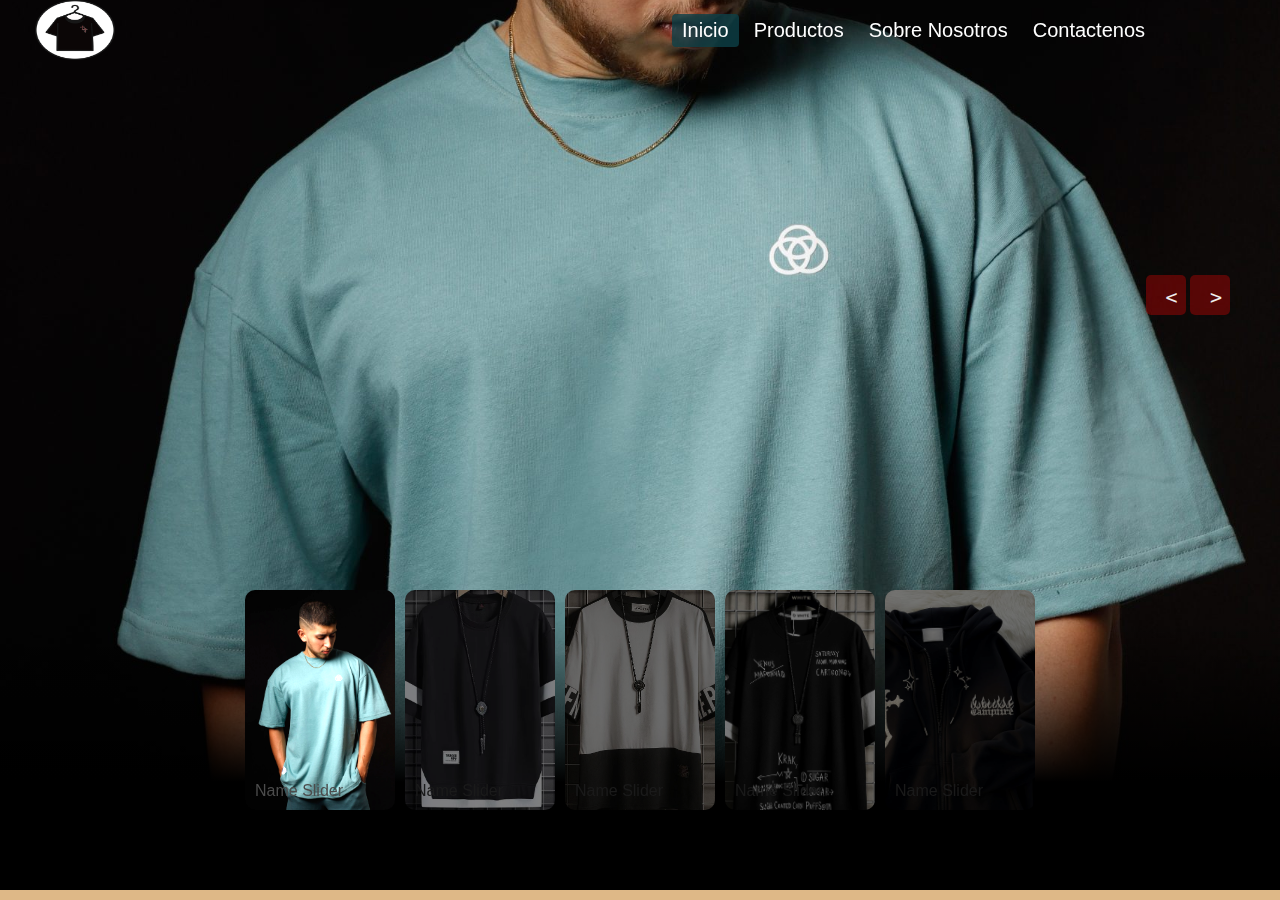
<file: index.html>
<!DOCTYPE html>
<html lang="en">
<head>
    <meta charset="UTF-8">
    <meta name="viewport" content="width=device-width, initial-scale=1.0">
    <title>Archive Clothez</title>
    <link rel="stylesheet" href="css/style.css">
</head>
<body>
    
    <!-- Barra de navegación -->
     <header class="navbar">
        <a href="index.html" class="logo">
            <img src="logo/logotipo.png" alt="">
        </a> 
        <nav>
            <a href="#" class="active">Inicio</a>
            <a href="catálogo.html">Productos</a>
            <a href="carrito.html">Sobre Nosotros</a>
            <a href="contacto.html">Contactenos</a>
        </nav>
    </header>
    <div class="slider">
        <!-- list Items -->
        <div class="list">
            <div class="item active">
                <img src="imagenes/1.jpg">
                <div class="content">
                    <p>design</p>
                    <h2>Slider 01</h2>
                    <p>
                        Lorem ipsum dolor sit amet consectetur adipisicing elit. Labore, neque?
                        Lorem ipsum dolor sit amet consectetur adipisicing elit. Ipsum, ex.
                    </p>
                </div>
            </div>
            <div class="item">
                <img src="imagenes/2.jpg">
                <div class="content">
                    <p>design</p>
                    <h2>Slider 02</h2>
                    <p>
                        Lorem ipsum dolor sit amet consectetur adipisicing elit. Labore, neque?
                        Lorem ipsum dolor sit amet consectetur adipisicing elit. Ipsum, ex.
                    </p>
                </div>
            </div>
            <div class="item">
                <img src="imagenes/3.jpg">
                <div class="content">
                    <p>design</p>
                    <h2>Slider 03</h2>
                    <p>
                        Lorem ipsum dolor sit amet consectetur adipisicing elit. Labore, neque?
                        Lorem ipsum dolor sit amet consectetur adipisicing elit. Ipsum, ex.
                    </p>
                </div>
            </div>
            <div class="item">
                <img src="imagenes/4.jpg">
                <div class="content">
                    <p>design</p>
                    <h2>Slider 04</h2>
                    <p>
                        Lorem ipsum dolor sit amet consectetur adipisicing elit. Labore, neque?
                        Lorem ipsum dolor sit amet consectetur adipisicing elit. Ipsum, ex.
                    </p>
                </div>
            </div>
            <div class="item">
                <img src="imagenes/55.jpg">
                <div class="content">
                    <p>design</p>
                    <h2>Slider 05</h2>
                    <p>
                        Lorem ipsum dolor sit amet consectetur adipisicing elit. Labore, neque?
                        Lorem ipsum dolor sit amet consectetur adipisicing elit. Ipsum, ex.
                    </p>
                </div>
            </div>
        </div>
        <!-- button arrows -->
        <div class="arrows">
            <button id="prev"><</button>
            <button id="next">></button>
        </div>
        <!-- thumbnail -->
        <div class="thumbnail">
            <div class="item active">
                <img src="imagenes/1.jpg">
                <div class="content">
                    Name Slider
                </div>
            </div>
            <div class="item">
                <img src="imagenes/2.jpg">
                <div class="content">
                    Name Slider
                </div>
            </div>
             <div class="item">
                <img src="imagenes/3.jpg">
                <div class="content">
                    Name Slider
                </div>
            </div>
            <div class="item">
                <img src="imagenes/4.jpg">
                <div class="content">
                    Name Slider
                </div>
            </div>
            <div class="item">
                <img src="imagenes/55.jpg">
                <div class="content">
                    Name Slider
                </div>
            </div>
        </div>
    </div>
    <script src="js/app.js"></script>
</body>
</html>
</file>
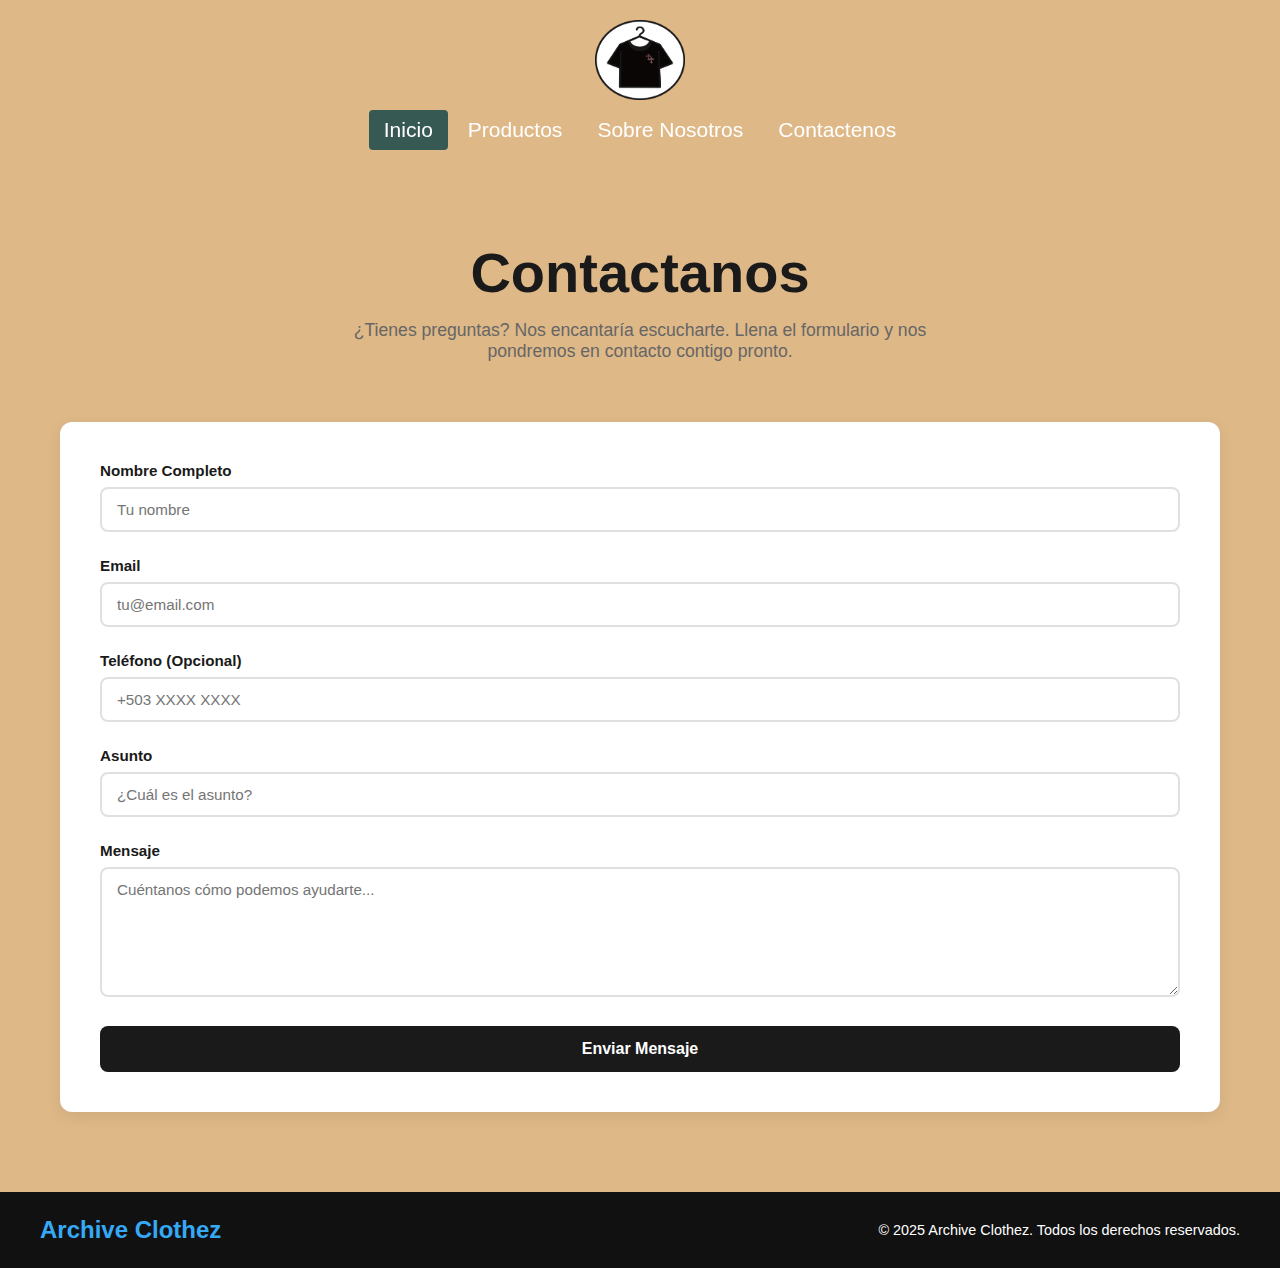
<file: contacto.html>
<!DOCTYPE html>
<html lang="es">
<head>
    <meta charset="UTF-8">
    <meta name="viewport" content="width=device-width, initial-scale=1.0">
    <title>Contactanos</title>
    <link rel="stylesheet" href="css/style4.css">
</head>
<body>

    <header class="navbar">
        <a href="index.html" class="logo">
            <img src="logo/logotipo.png" alt="">
        </a> 
        <nav>
            <a href="#" class="active">Inicio</a>
            <a href="productos.html">Productos</a>
            <a href="nosotros.html">Sobre Nosotros</a>
            <a href="contacto.html">Contactenos</a>
        </nav>
    </header>

    <section class="contact-section">
        <div class="contact-header">
            <h1>Contactanos</h1>
            <p>¿Tienes preguntas? Nos encantaría escucharte. Llena el formulario y nos pondremos en contacto contigo pronto.</p>
        </div>

            <div>
                <div class="success-message" id="successMessage">
                    ✓ ¡Mensaje enviado correctamente! Nos pondremos en contacto pronto.
                </div>
                <form class="contact-form" id="contactForm">
                    <div class="form-group">
                        <label for="nombre">Nombre Completo</label>
                        <input type="text" id="nombre" name="nombre" placeholder="Tu nombre" required>
                    </div>

                    <div class="form-group">
                        <label for="email">Email</label>
                        <input type="email" id="email" name="email" placeholder="tu@email.com" required>
                    </div>

                    <div class="form-group">
                        <label for="telefono">Teléfono (Opcional)</label>
                        <input type="tel" id="telefono" name="telefono" placeholder="+503 XXXX XXXX">
                    </div>

                    <div class="form-group">
                        <label for="asunto">Asunto</label>
                        <input type="text" id="asunto" name="asunto" placeholder="¿Cuál es el asunto?" required>
                    </div>

                    <div class="form-group">
                        <label for="mensaje">Mensaje</label>
                        <textarea id="mensaje" name="mensaje" placeholder="Cuéntanos cómo podemos ayudarte..." rows="6" required></textarea>
                    </div>

                    <button type="submit" class="submit-btn">Enviar Mensaje</button>
                </form>
            </div>
        </div>
    </section>

    <footer class="footer">
      <div class="footer-container">
        <h2 class="footer-title">Archive Clothez</h2>
        <p class="footer-text">&copy; 2025 Archive Clothez. Todos los derechos reservados.</p>
      </div>
    </footer>

    <script src="js/java5.js"></script>
</body>
</html>
</file>
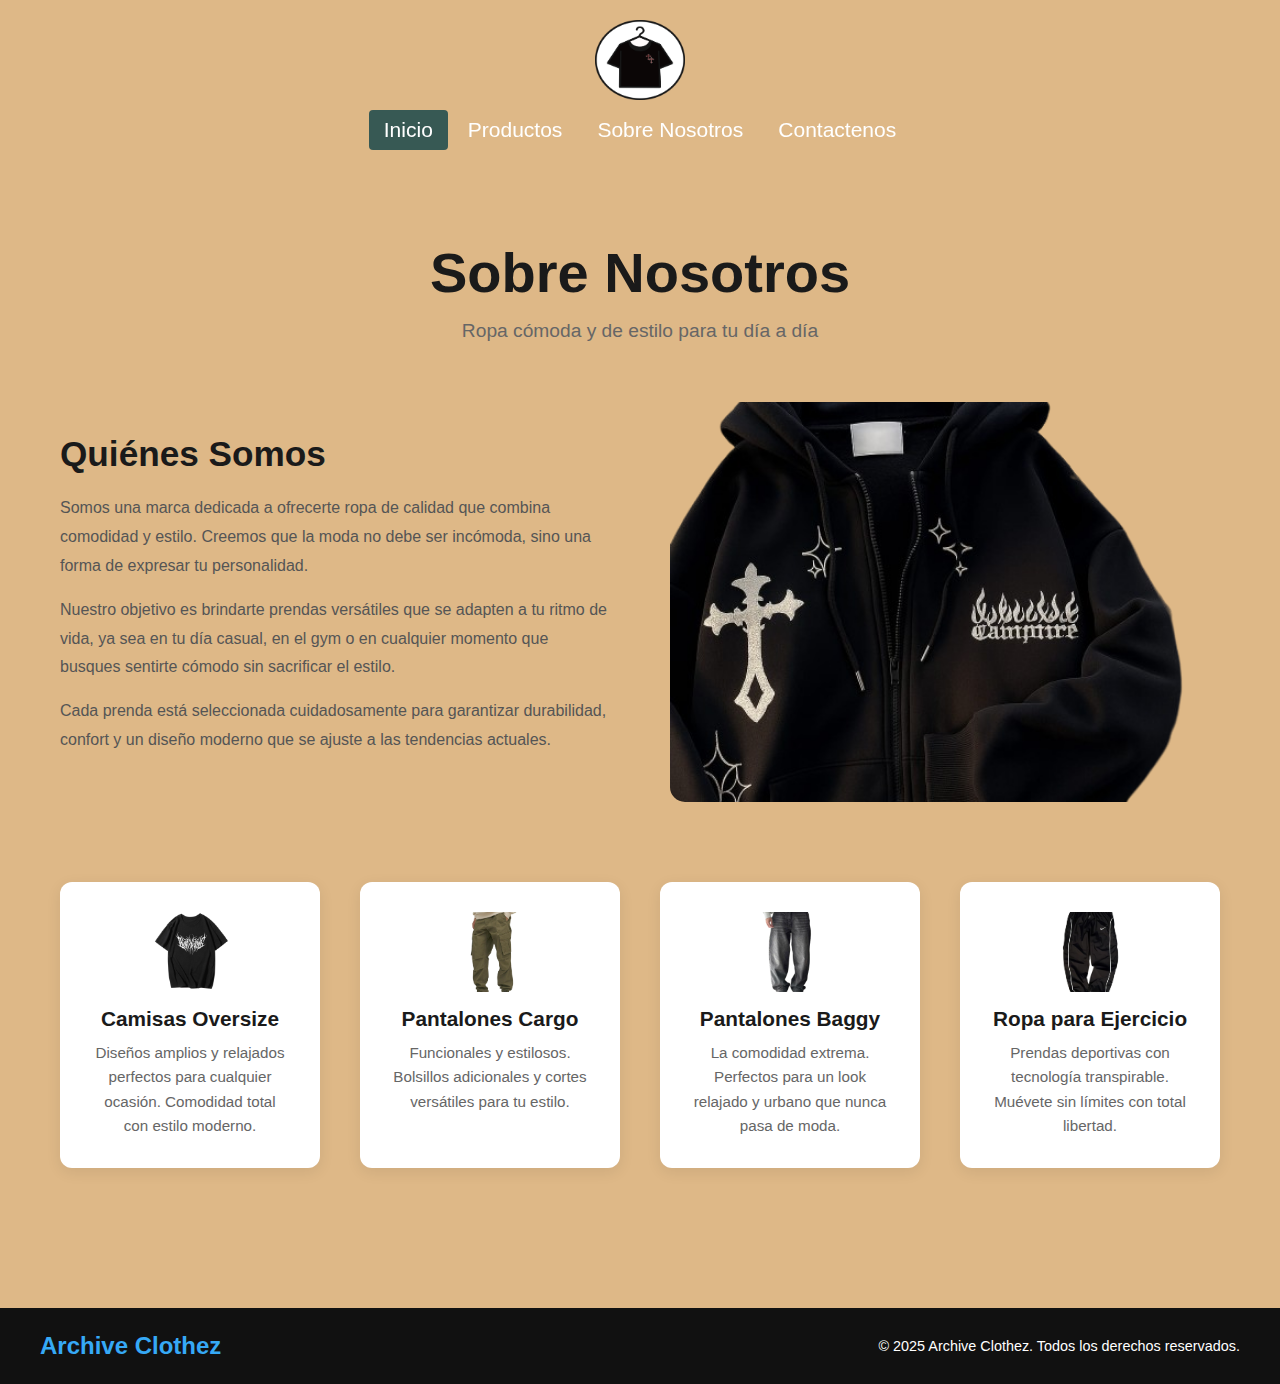
<file: nosotros.html>
<!DOCTYPE html>
<html lang="es">
<head>
    <meta charset="UTF-8">
    <meta name="viewport" content="width=device-width, initial-scale=1.0">
    <title>Sobre Nosotros</title>
    <link rel="stylesheet" href="css/style3.css">
</head>
<body>

    <header class="navbar">
        <a href="index.html" class="logo">
            <img src="logo/logotipo.png" alt="">
        </a> 
        <nav>
            <a href="index.html" class="active">Inicio</a>
            <a href="productos.html">Productos</a>
            <a href="nosotros.html">Sobre Nosotros</a>
            <a href="contacto.html">Contactenos</a>
        </nav>
    </header>


    <section class="about-section">
        <div class="about-header">
            <h1>Sobre Nosotros</h1>
            <p>Ropa cómoda y de estilo para tu día a día</p>
        </div>

        <div class="about-content">
            <div class="about-text">
                <h2>Quiénes Somos</h2>
                <p>
                    Somos una marca dedicada a ofrecerte ropa de calidad que combina comodidad y estilo. Creemos que la moda no debe ser incómoda, sino una forma de expresar tu personalidad.
                </p>
                <p>
                    Nuestro objetivo es brindarte prendas versátiles que se adapten a tu ritmo de vida, ya sea en tu día casual, en el gym o en cualquier momento que busques sentirte cómodo sin sacrificar el estilo.
                </p>
                <p>
                    Cada prenda está seleccionada cuidadosamente para garantizar durabilidad, confort y un diseño moderno que se ajuste a las tendencias actuales.
                </p>
            </div>
            <img src="imagenes/19.png" alt="Sobre nosotros" class="about-image">
        </div>

        <div class="products-grid">
            <div class="product-card">
                <img src="imagenes/7.png" alt="Camisas Oversize" class="product-icon">
                <h3>Camisas Oversize</h3>
                <p>Diseños amplios y relajados perfectos para cualquier ocasión. Comodidad total con estilo moderno.</p>
            </div>
            <div class="product-card">
                <img src="imagenes/11.png" alt="Pantalones Cargo" class="product-icon">
                <h3>Pantalones Cargo</h3>
                <p>Funcionales y estilosos. Bolsillos adicionales y cortes versátiles para tu estilo.</p>
            </div>
            <div class="product-card">
                <img src="imagenes/14.png" alt="Pantalones Baggy" class="product-icon">
                <h3>Pantalones Baggy</h3>
                <p>La comodidad extrema. Perfectos para un look relajado y urbano que nunca pasa de moda.</p>
            </div>
            <div class="product-card">
                <img src="imagenes/22.png" alt="Ropa para Ejercicio" class="product-icon">
                <h3>Ropa para Ejercicio</h3>
                <p>Prendas deportivas con tecnología transpirable. Muévete sin límites con total libertad.</p>
            </div>
        </div>
    </section>

    <footer class="footer">
      <div class="footer-container">
        <h2 class="footer-title">Archive Clothez</h2>
        <p class="footer-text">&copy; 2025 Archive Clothez. Todos los derechos reservados.</p>
      </div>
    </footer>
    
</body>
</html>
</file>
<file: css/style.css>
/* Estilos generales */
body {
  margin: 0;
  font-family: 'Segoe UI', Tahoma, Geneva, Verdana, sans-serif;
  overflow-x: hidden;
}

.slider{
    height: 100vh;
    margin-top: -10px;
    position: relative;
}
.slider .list .item{
    position: absolute;
    inset: 0 0 0 0;
    overflow: hidden;
    opacity: 0;
    transition: .5s;
}
.slider .list .item img{
    width: 100%;
    height: 100%;
    object-fit: cover;
}
.slider .list .item::after{
    content: '';
    width: 100%;
    height: 30%;
    position: absolute;
    left: 0;
    bottom: 0;
    background-image: linear-gradient(
        to top, #000 40%, transparent
    );
}
.slider .list .item .content{
    position: absolute;
    left: 10%;
    top: 20%;
    width: 500px;
    max-width: 80%;
    z-index: 1;
}
.slider .list .item .content p:nth-child(1){
    text-transform: uppercase;
    letter-spacing: 10px;
}
.slider .list .item .content h2{
    font-size: 100px;
    margin: 0;
}
.slider .list .item.active{
    opacity: 1;
    z-index: 10;
}
@keyframes showContent {
    to{
        transform: translateY(0);
        filter: blur(0);
        opacity: 1;
    }
}
.slider .list .item.active p:nth-child(1),
.slider .list .item.active h2,
.slider .list .item.active p:nth-child(3){
    transform: translateY(30px);
    filter: blur(20px);
    opacity: 0;
    animation: showContent .5s .7s ease-in-out 1 forwards;
}
.slider .list .item.active h2{
    animation-delay: 1s;
}
.slider .list .item.active p:nth-child(3){
    animation-duration: 1.3s;
}
.arrows{
    position: absolute;
    top: 30%;
    right: 50px;
    z-index: 100;
}
.arrows button{
    background-color: rgba(236, 3, 3, 0.333);
    border: none;
    font-family: monospace;
    width: 40px;
    height: 40px;
    border-radius: 5px;
    font-size: x-large;
    color: #eee;
    transition: .5s;
}
.arrows button:hover{
    background-color: #eee;
    color: #000;
} 
.thumbnail{
    position: absolute;
    bottom: 50px;
    z-index: 11;
    display: flex;
    gap: 10px;
    width: 100%;
    height: 250px;
    padding: 0 50px;
    box-sizing: border-box;
    overflow: auto;
    justify-content: center;
}
.thumbnail::-webkit-scrollbar{
    width: 0;
}
.thumbnail .item{
    width: 150px;
    height: 220px;
    filter: brightness(.5);
    transition: .5s;
    flex-shrink: 0;
}
.thumbnail .item img{
    width: 100%;
    height: 100%;
    object-fit: cover;
    border-radius: 10px;
}
.thumbnail .item.active{
    filter: brightness(1.5);
}
.thumbnail .item .content{
    position: absolute;
    inset: auto 10px 10px 10px;
}
@media screen and (max-width: 678px) {
    .thumbnail{
        justify-content: start;
    }
    .slider .list .item .content h2{
        font-size: 60px;
    }
    .arrows{
        top: 10%;
    }
}


body{
    font-family: Poppins;
    margin: 0;
    background-color: #010101;
    color: #eee;
}  

a{
  text-decoration: none;
} 

/* Estilo para el header */
header {
  width: 100%;
  max-width: 1140px;
  margin: auto;
  height: 60px;
  display: flex;
  align-items: center;
  justify-content: space-between; /* separa logo y menú */
  position: fixed;
  top: 0;
  z-index: 1000;
  background-color: transparent;
  padding: 0 20px;
}

/* Estilo para el nav */
header nav {
  display: flex;
  flex-direction: row;
  align-items: center;
  flex-wrap: nowrap;
}

/* Estilo para los enlaces */
header nav a {
  color: white;
  margin-right: 5px;
  padding: 5px 10px;
  font-family: "Poppins", sans-serif;
  font-size: 20px;
  transition: 0.2s;
  white-space: nowrap;
  text-decoration: none;
}

header nav a.active,
header nav a:hover {
  background: #0d4048cb;
  border-radius: 4px;
}

.logo img {
  height: 60px;
  width: 80px;
  display: block;
  margin: 15px;
}


@media screen and (max-width: 1024px) {
  .slider .list .item .content {
    left: 5%;
    top: 15%;
    width: 90%;
  }

  .slider .list .item .content h2 {
    font-size: 80px;
  }

  .arrows {
    right: 20px;
  }

  .thumbnail {
    height: 200px;
    padding: 0 20px;
  }

  .thumbnail .item {
    width: 120px;
    height: 180px;
  }
}

@media screen and (max-width: 768px) {
  header {
    flex-direction: column;
    height: auto;
    padding: 10px;
  }

  header nav {
    flex-wrap: wrap;
    justify-content: center;
  }

  header nav a {
    font-size: 16px;
    margin: 5px;
  }

  .slider .list .item .content h2 {
    font-size: 50px;
  }

  .slider .list .item .content {
    top: 10%;
    left: 5%;
    width: 90%;
  }

  .arrows {
    top: 5%;
    right: 10px;
  }

  .thumbnail {
    height: 180px;
    padding: 0 10px;
    gap: 5px;
  }

  .thumbnail .item {
    width: 100px;
    height: 150px;
  }
}

@media screen and (max-width: 480px) {
  .slider .list .item .content h2 {
    font-size: 40px;
  }

  .slider .list .item .content p:nth-child(1),
  .slider .list .item .content p:nth-child(3) {
    font-size: 14px;
  }

  .arrows button {
    width: 30px;
    height: 30px;
    font-size: medium;
  }

  .thumbnail {
    height: 150px;
  }

  .thumbnail .item {
    width: 80px;
    height: 120px;
  }

  .logo img {
    height: 40px;
    width: 60px;
    margin: 10px;
  }
}



body {
  margin: 0;
  font-family: 'Poppins', sans-serif;
  background-color: burlywood;
  color: #333;
}

.title {
  text-align: center;
  margin: 20px;
}

.card-container {
  display: flex;
  flex-wrap: wrap;
  justify-content: center;
  gap: 20px;
  padding: 20px;
}

.card {
  width: 250px;
  height: 450px;
  background-color: white;
  border-radius: 10px;
  overflow: hidden;
  box-shadow: 0 4px 8px rgba(0,0,0,0.1);
  cursor: pointer;
  transition: transform 0.3s ease;
  display: flex;
  flex-direction: column;
  justify-content: space-between;
}

.card:hover {
  transform: scale(1.05);
}

.card img {
  width: 100%;
  height: 60%;
  object-fit: cover;
}

.card-content {
  padding: 10px;
  text-align: center;
}

.modal {
  display: none;
  position: fixed;
  z-index: 1000;
  left: 0; top: 0;
  width: 100%; height: 100%;
  background-color: rgba(0,0,0,0.6);
  justify-content: center;
  align-items: center;
}

.modal-content {
  background-color: white;
  padding: 20px;
  border-radius: 10px;
  width: 90%;
  max-width: 500px;
  position: relative;
  animation: fadeIn 0.5s ease;
}

.modal-content img {
  width: 100%;
  max-height: 450px;
  object-fit: cover;
  border-radius: 10px;
  margin-bottom: 15px;
}


.close {
  position: absolute;
  top: 10px; right: 15px;
  font-size: 24px;
  cursor: pointer;
}

button {
  margin-top: 15px;
  padding: 10px 20px;
  background-color: #180c37;
  border: none;
  color: white;
  border-radius: 5px;
  cursor: pointer;
}

button:hover {
  background-color: #373790;
}

@keyframes fadeIn {
  from { opacity: 0; transform: scale(0.9); }
  to { opacity: 1; transform: scale(1); }
}

@media screen and (max-width: 600px) {
  .card {
    width: 90%;
    height: auto;
  }
}
.card-content button {
  margin-top: 10px;
  padding: 8px 16px;
  background-color: #0680b9;
  border: none;
  color: white;
  border-radius: 5px;
  cursor: pointer;
  font-size: 14px;
  transition: background-color 0.3s ease;
}

.card-content button:hover {
  background-color: #0c3f55;
}
</file>
<file: css/style4.css>
* {
    margin: 0;
    padding: 0;
    box-sizing: border-box;
} 

body {
    font-family: 'Segoe UI', Tahoma, Geneva, Verdana, sans-serif;
    background: burlywood;
    color: #333;
    padding-top: 160px;
}

/* ===== NAVBAR STYLES ===== */
header {
    width: 100%;
    display: flex;
    flex-direction: column;
    align-items: center;
    position: fixed;
    top: 0;
    z-index: 1000;
    background-color: transparent;
    padding: 10px 20px;
}

header nav {
    display: flex;
    flex-direction: row;
    align-items: center;
    justify-content: center;
    flex-wrap: wrap;
    gap: 5px;
}

header nav a {
    color: white;
    padding: 8px 15px;
    font-family: "Poppins", sans-serif;
    font-size: 21px;
    transition: 0.2s;
    text-decoration: none;
}

header nav a.active,
header nav a:hover {
    background: #0d4048cb;
    border-radius: 4px;
}

.logo img {
    height: 80px;
    width: 90px;
    display: block;
    margin: 10px auto;
}

/* Navbar transparente en página principal */
body.inicio {
    padding-top: 160px;
}

body.inicio header {
    background-color: transparent;
}

/* Navbar con fondo en otras páginas */
body:not(.inicio) header {
    background-color: transparent;
}

/* ===== CONTACT SECTION STYLES ===== */
.contact-section {
    max-width: 1200px;
    margin: 0 auto;
    padding: 80px 20px;
}

.contact-header {
    text-align: center;
    margin-bottom: 60px;
}

.contact-header h1 {
    font-size: 3.5rem;
    margin-bottom: 15px;
    color: #1a1a1a;
    font-weight: 700;
}

.contact-header p {
    font-size: 1.1rem;
    color: #666;
    max-width: 600px;
    margin: 0 auto;
}

.contact-container {
    display: grid;
    grid-template-columns: 1fr 1.5fr;
    gap: 60px;
}

.contact-info {
    display: flex;
    flex-direction: column;
    gap: 40px;
}

.info-item {
    background: white;
    padding: 30px;
    border-radius: 12px;
    box-shadow: 0 4px 15px rgba(0, 0, 0, 0.08);
}

.info-icon {
    font-size: 2.5rem;
    margin-bottom: 15px;
}

.info-item h3 {
    font-size: 1.3rem;
    margin-bottom: 10px;
    color: #1a1a1a;
}

.info-item p {
    font-size: 0.95rem;
    color: #666;
    line-height: 1.6;
}

.contact-form {
    background: white;
    padding: 40px;
    border-radius: 12px;
    box-shadow: 0 4px 15px rgba(0, 0, 0, 0.08);
}

.form-group {
    margin-bottom: 25px;
}

.form-group label {
    display: block;
    font-size: 0.95rem;
    font-weight: 600;
    margin-bottom: 8px;
    color: #1a1a1a;
}

.form-group input,
.form-group textarea {
    width: 100%;
    padding: 12px 15px;
    border: 2px solid #e0e0e0;
    border-radius: 8px;
    font-size: 0.95rem;
    font-family: inherit;
    transition: border-color 0.3s ease;
}

.form-group input:focus,
.form-group textarea:focus {
    outline: none;
    border-color: #333;
}

.form-group textarea {
    resize: vertical;
}

.submit-btn {
    width: 100%;
    padding: 14px;
    background: #1a1a1a;
    color: white;
    border: none;
    border-radius: 8px;
    font-size: 1rem;
    font-weight: 600;
    cursor: pointer;
    transition: background 0.3s ease, transform 0.2s ease;
}

.submit-btn:hover {
    background: #333;
    transform: translateY(-2px);
}

.submit-btn:active {
    transform: translateY(0);
}

.success-message {
    display: none;
    background: #4caf50;
    color: white;
    padding: 15px;
    border-radius: 8px;
    margin-bottom: 20px;
    text-align: center;
    animation: slideDown 0.3s ease;
}

.success-message.show {
    display: block;
}

@keyframes slideDown {
    from {
        opacity: 0;
        transform: translateY(-20px);
    }
    to {
        opacity: 1;
        transform: translateY(0);
    }
}

/* ===== FOOTER STYLES ===== */
.footer {
    background-color: #111;
    color: #ccc;
    padding: 1.5rem 1rem;
}

.footer-container {
    max-width: 1200px;
    margin: 0 auto;
    display: flex;
    flex-direction: column;
    align-items: center;
    justify-content: space-between;
    text-align: center;
}

.footer-title {
    color: #36a9f6;
    font-size: 1.5rem;
    font-weight: 600;
    margin-bottom: 0.5rem;
}

.footer-text {
    font-size: 0.9rem;
    color: #ffffff;
}

/* ===== RESPONSIVE ===== */
@media (max-width: 768px) {
    .contact-header h1 {
        font-size: 2.5rem;
    }

    .contact-container {
        grid-template-columns: 1fr;
        gap: 40px;
    }

    .contact-form {
        padding: 25px;
    }

    .contact-section {
        padding: 40px 20px;
    }

    .info-item {
        padding: 25px;
    }

    header nav a {
        font-size: 18px;
        padding: 6px 10px;
    }

    .logo img {
        height: 60px;
        width: 70px;
    }
}

@media (min-width: 768px) {
    .footer-container {
        flex-direction: row;
        text-align: left;
    }

    .footer-title {
        margin-bottom: 0;
    }
}
</file>
<file: css/style3.css>
* {
    margin: 0;
    padding: 0;
    box-sizing: border-box;
} 

body {
    background: burlywood;
    font-family: 'Segoe UI', Tahoma, Geneva, Verdana, sans-serif;
    color: #333;
    padding-top: 160px;
}

/* ===== NAVBAR STYLES ===== */
header {
    width: 100%;
    display: flex;
    flex-direction: column;
    align-items: center;
    position: fixed;
    top: 0;
    z-index: 1000;
    background-color: transparent;
    padding: 10px 20px;
}

header nav {
    display: flex;
    flex-direction: row;
    align-items: center;
    justify-content: center;
    flex-wrap: wrap;
    gap: 5px;
}

header nav a {
    color: white;
    padding: 8px 15px;
    font-family: "Poppins", sans-serif;
    font-size: 21px;
    transition: 0.2s;
    text-decoration: none;
} 

header nav a.active,
header nav a:hover {
    background: #0d4048cb;
    border-radius: 4px;
}

.logo img {
    height: 80px;
    width: 90px;
    display: block;
    margin: 10px auto;
} 

/* Navbar transparente en página principal */
body.inicio {
    padding-top: 120px;
}

body.inicio header {
    background-color: transparent;
}

/* ===== ABOUT SECTION STYLES ===== */
.about-section {
    max-width: 1200px;
    margin: 0 auto;
    padding: 80px 20px;
}

.about-header {
    text-align: center;
    margin-bottom: 60px;
}

.about-header h1 {
    font-size: 3.5rem;
    margin-bottom: 15px;
    color: #1a1a1a;
    font-weight: 700;
}

.about-header p {
    font-size: 1.2rem;
    color: #666;
    max-width: 600px;
    margin: 0 auto;
}

.about-content {
    display: grid;
    grid-template-columns: 1fr 1fr;
    gap: 60px;
    align-items: center;
    margin-bottom: 80px;
}

.about-text h2 {
    font-size: 2.2rem;
    margin-bottom: 20px;
    color: #1a1a1a;
}

.about-text p {
    font-size: 1rem;
    line-height: 1.8;
    margin-bottom: 15px;
    color: #555;
}

.about-image {
    width: 100%;
    height: 400px;
    object-fit: cover;
    border-radius: 15px;
}

.products-grid {
    display: grid;
    grid-template-columns: repeat(auto-fit, minmax(200px, 1fr));
    gap: 40px;
    margin-top: 60px;
}

.product-card {
    background: white;
    padding: 30px;
    border-radius: 12px;
    text-align: center;
    box-shadow: 0 4px 15px rgba(0, 0, 0, 0.08);
    transition: transform 0.3s ease, box-shadow 0.3s ease;
}

.product-card:hover {
    transform: translateY(-8px);
    box-shadow: 0 8px 25px rgba(0, 0, 0, 0.12);
}

.product-icon {
    width: 80px;
    height: 80px;
    margin: 0 auto 15px;
    object-fit: cover;
    border-radius: 8px;
    display: block;
}

.product-card h3 {
    font-size: 1.3rem;
    margin-bottom: 10px;
    color: #1a1a1a;
}

.product-card p {
    font-size: 0.95rem;
    color: #666;
    line-height: 1.6;
}

.values-section {
    background: white;
    padding: 60px;
    border-radius: 15px;
    margin-top: 80px;
}

.values-section h2 {
    font-size: 2.2rem;
    margin-bottom: 40px;
    text-align: center;
    color: #1a1a1a;
}

.values-grid {
    display: grid;
    grid-template-columns: repeat(auto-fit, minmax(250px, 1fr));
    gap: 40px;
}

.value-item {
    text-align: center;
}

.value-icon {
    width: 60px;
    height: 60px;
    margin: 0 auto 15px;
    object-fit: cover;
    border-radius: 8px;
    display: block;
}

.value-item h3 {
    font-size: 1.2rem;
    margin-bottom: 10px;
    color: #1a1a1a;
}

.value-item p {
    font-size: 0.95rem;
    color: #666;
    line-height: 1.6;
}

/* ===== CONTACT SECTION STYLES ===== */
.contact-section {
    max-width: 1200px;
    margin: 0 auto;
    padding: 80px 20px;
}

.contact-header {
    text-align: center;
    margin-bottom: 60px;
}

.contact-header h1 {
    font-size: 3.5rem;
    margin-bottom: 15px;
    color: #1a1a1a;
    font-weight: 700;
}

.contact-header p {
    font-size: 1.1rem;
    color: #666;
    max-width: 600px;
    margin: 0 auto;
}

.contact-container {
    display: grid;
    grid-template-columns: 1fr 1.5fr;
    gap: 60px;
}

.contact-info {
    display: flex;
    flex-direction: column;
    gap: 40px;
}

.info-item {
    background: white;
    padding: 30px;
    border-radius: 12px;
    box-shadow: 0 4px 15px rgba(0, 0, 0, 0.08);
}

.info-icon {
    font-size: 2.5rem;
    margin-bottom: 15px;
}

.info-item h3 {
    font-size: 1.3rem;
    margin-bottom: 10px;
    color: #1a1a1a;
}

.info-item p {
    font-size: 0.95rem;
    color: #666;
    line-height: 1.6;
}

.contact-form {
    background: white;
    padding: 40px;
    border-radius: 12px;
    box-shadow: 0 4px 15px rgba(0, 0, 0, 0.08);
}

.form-group {
    margin-bottom: 25px;
}

.form-group label {
    display: block;
    font-size: 0.95rem;
    font-weight: 600;
    margin-bottom: 8px;
    color: #1a1a1a;
}

.form-group input,
.form-group textarea {
    width: 100%;
    padding: 12px 15px;
    border: 2px solid #e0e0e0;
    border-radius: 8px;
    font-size: 0.95rem;
    font-family: inherit;
    transition: border-color 0.3s ease;
}

.form-group input:focus,
.form-group textarea:focus {
    outline: none;
    border-color: #333;
}

.form-group textarea {
    resize: vertical;
}

.submit-btn {
    width: 100%;
    padding: 14px;
    background: #1a1a1a;
    color: white;
    border: none;
    border-radius: 8px;
    font-size: 1rem;
    font-weight: 600;
    cursor: pointer;
    transition: background 0.3s ease, transform 0.2s ease;
}

.submit-btn:hover {
    background: #333;
    transform: translateY(-2px);
}

.submit-btn:active {
    transform: translateY(0);
}

.success-message {
    display: none;
    background: #4caf50;
    color: white;
    padding: 15px;
    border-radius: 8px;
    margin-bottom: 20px;
    text-align: center;
    animation: slideDown 0.3s ease;
}

.success-message.show {
    display: block;
}

@keyframes slideDown {
    from {
        opacity: 0;
        transform: translateY(-20px);
    }
    to {
        opacity: 1;
        transform: translateY(0);
    }
}

/* ===== FOOTER STYLES ===== */
.footer {
    background-color: #111;
    color: #ccc;
    padding: 1.5rem 1rem;
    margin-top: 60px;
}

.footer-container {
    max-width: 1200px;
    margin: 0 auto;
    display: flex;
    flex-direction: column;
    align-items: center;
    justify-content: space-between;
    text-align: center;
}

.footer-title {
    color: #36a9f6;
    font-size: 1.5rem;
    font-weight: 600;
    margin-bottom: 0.5rem;
}

.footer-text {
    font-size: 0.9rem;
    color: #ffffff;
}

/* ===== RESPONSIVE ===== */
@media (max-width: 768px) {
    body {
        padding-top: 160px;
    }

    .about-header h1 {
        font-size: 2.5rem;
    }

    .about-content {
        grid-template-columns: 1fr;
        gap: 40px;
    }

    .about-image {
        height: 300px;
    }

    .values-section {
        padding: 40px 20px;
    }

    .about-section {
        padding: 40px 20px;
    }

    .contact-container {
        grid-template-columns: 1fr;
        gap: 40px;
    }

    .contact-form {
        padding: 25px;
    }

    .contact-section {
        padding: 40px 20px;
    }

    .info-item {
        padding: 25px;
    }

    .footer-container {
        flex-direction: column;
        text-align: center;
    }

    .footer-title {
        margin-bottom: 1rem;
    }

    header nav a {
        font-size: 18px;
        padding: 6px 10px;
    }

    .logo img {
        height: 60px;
        width: 70px;
    }
}

@media (min-width: 768px) {
    .footer-container {
        flex-direction: row;
        text-align: left;
    }

    .footer-title {
        margin-bottom: 0;
    }
}
</file>
